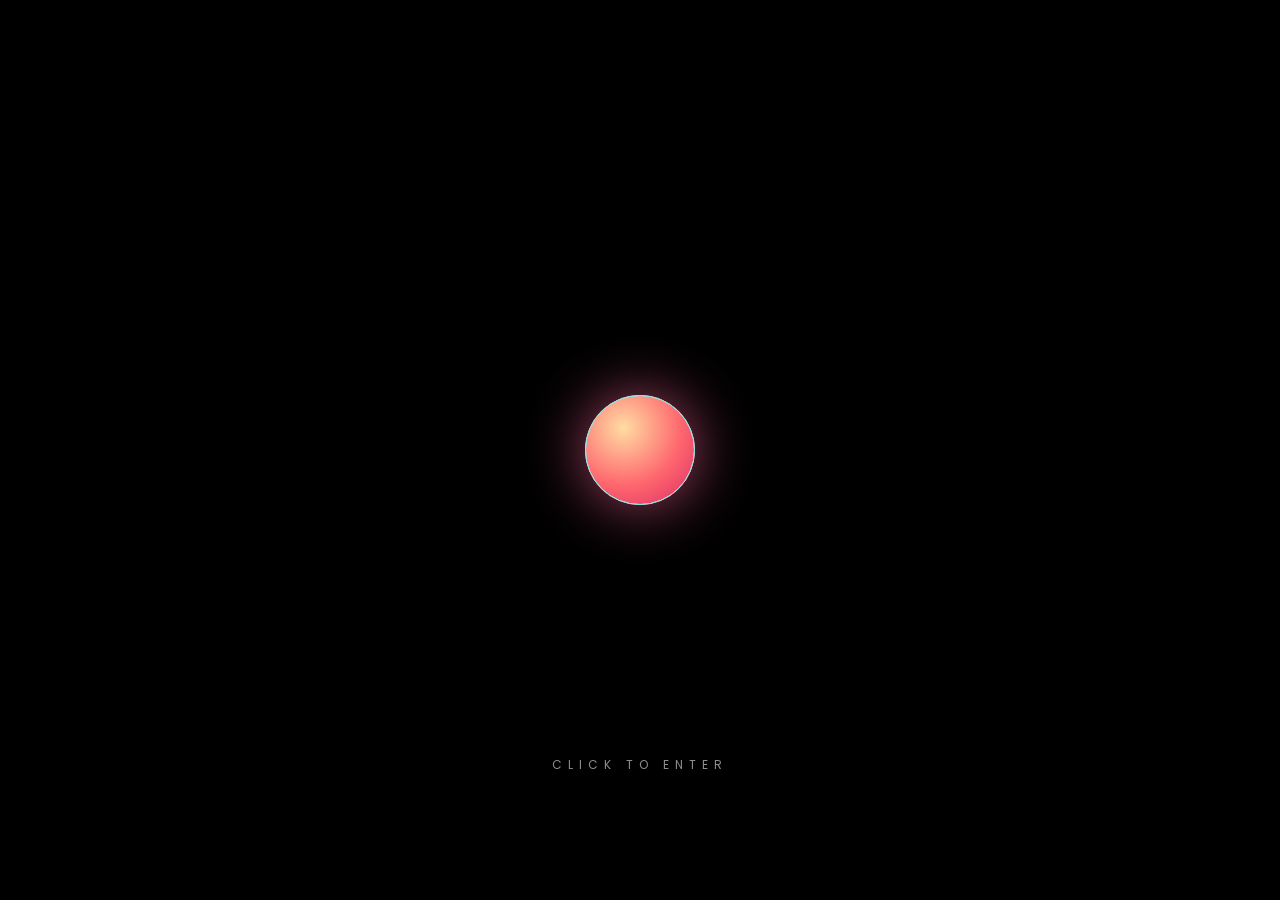
<file: lujain-site/index.html>
<!DOCTYPE html>
<html lang="en">
<head>
  <meta charset="UTF-8">
  <meta name="viewport" content="width=device-width, initial-scale=1.0">
  <title>Home | Lujain Naqaweh</title>
  <link href="https://fonts.googleapis.com/css2?family=Poppins:wght@400;500;600;700&display=swap" rel="stylesheet">
  <link rel="stylesheet" href="style.css">
</head>
<body>

  <!-- PITCH BLACK START SCREEN: click the middle to open -->
  <div id="gate">
    <button id="orb" aria-label="Enter"></button>
    <div id="gate-text">click to enter</div>
  </div>

  <canvas id="bg"></canvas>

  <header class="toolbar">
    <a class="brand" href="index.html">
      <!-- Logo: save your crab image as logo.png in this folder -->
      <div class="logo-slot">LOGO<img src="logo.png" alt="Logo" data-try="logo.png,image.png,Image.png,logo.jpg,image.jpg,logo.jpeg,image.jpeg,logo.webp,image.webp,logo.svg"></div>
      <span class="brand-name">Lujain Naqaweh</span>
    </a>
    <ul class="nav">
      <li><a class="active" href="index.html">Home</a></li>
      <li><a href="about.html">About</a></li>
      <li><a href="work.html">My Work</a></li>
      <li><a href="contact.html">Contact</a></li>
    </ul>
  </header>

  <main>
    <section class="hero">
      <span class="tag">WELCOME</span>
      <h1>Hi, I'm <span>Lujain</span>.</h1>
      <p>A short introduction goes here. Say who you are, what you love making, and what people can find on this site.</p>
      <div class="btn-row">
        <a class="btn solid" href="about.html">About Me</a>
        <a class="btn" href="work.html">See My Work</a>
      </div>
    </section>
  </main>

  <script src="main.js"></script>
</body>
</html>
</file>
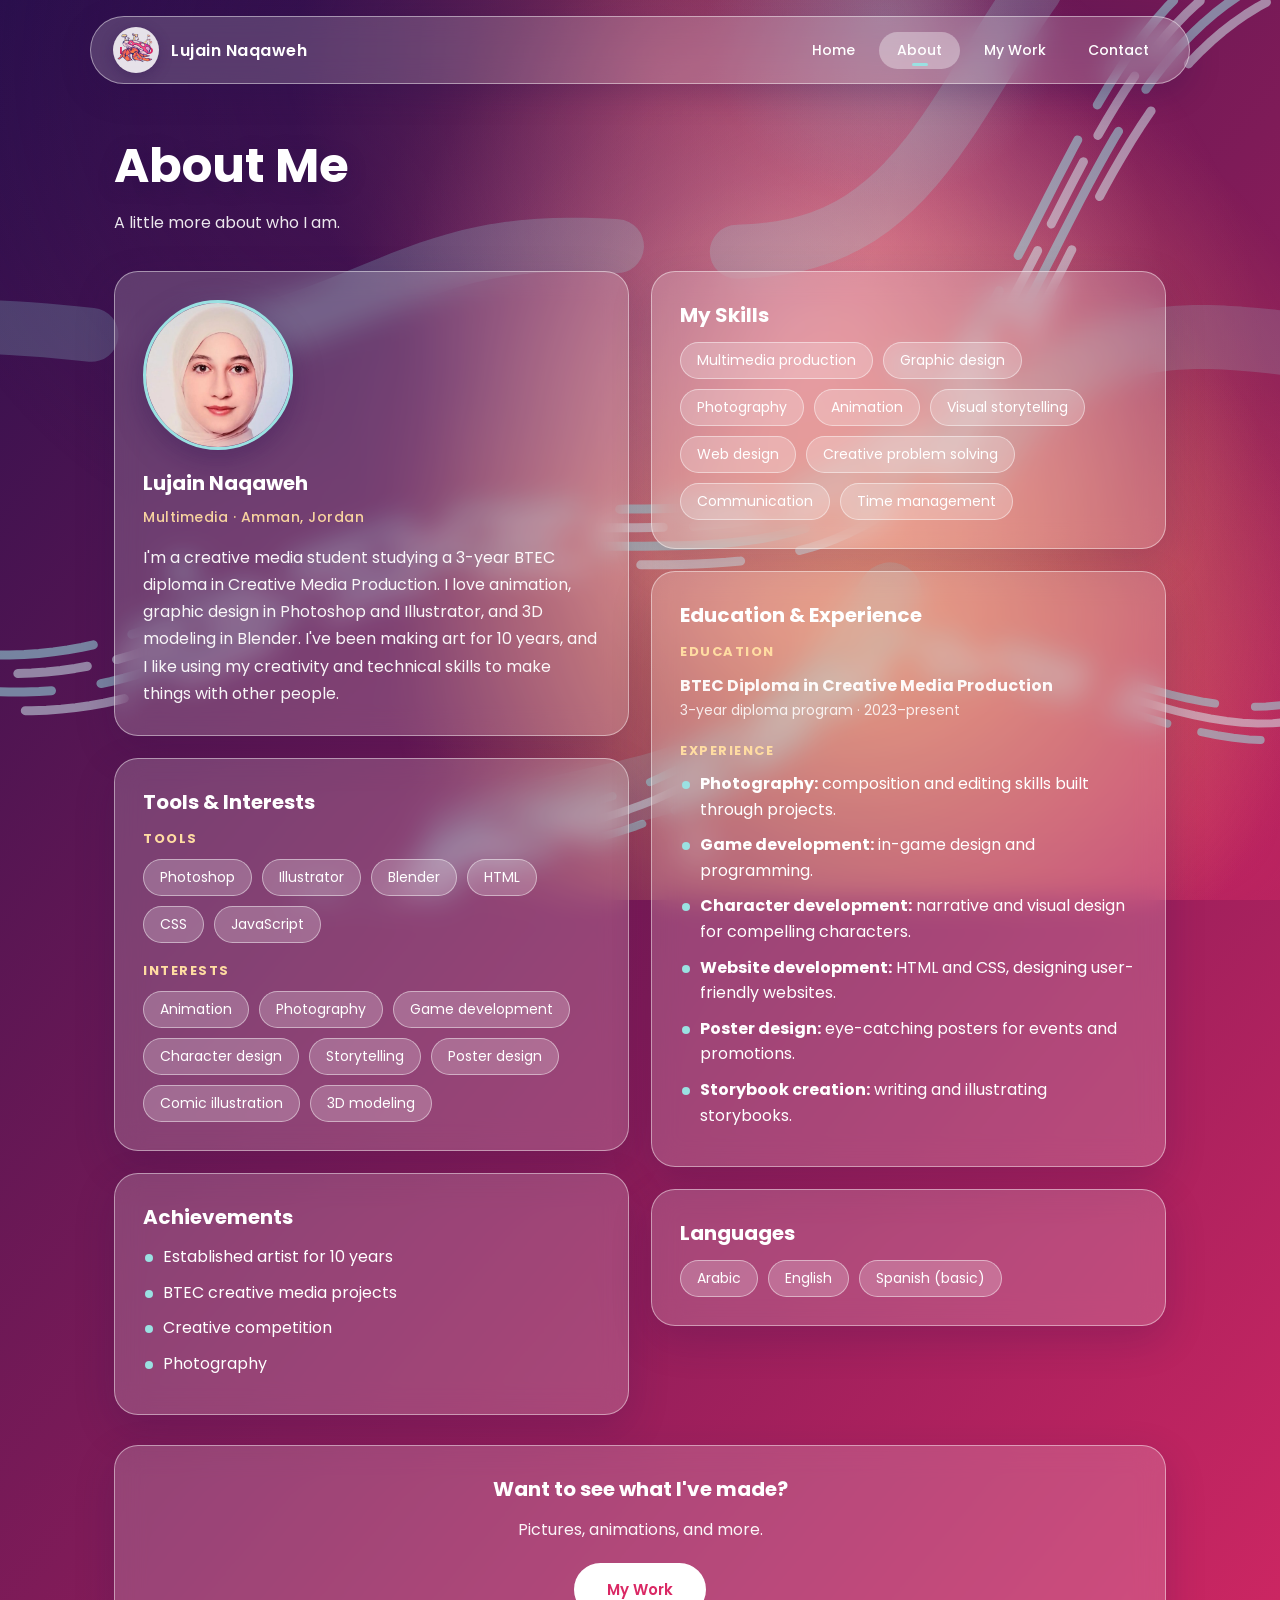
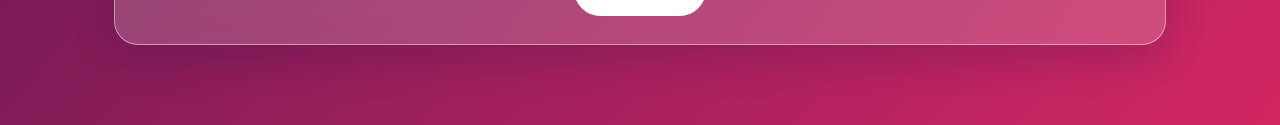
<file: lujain-site/about.html>
<!DOCTYPE html>
<html lang="en">
<head>
  <meta charset="UTF-8">
  <meta name="viewport" content="width=device-width, initial-scale=1.0">
  <title>About | Lujain Naqaweh</title>
  <link href="https://fonts.googleapis.com/css2?family=Poppins:wght@400;500;600;700&display=swap" rel="stylesheet">
  <link rel="stylesheet" href="style.css">
  <style>
    
    
    .cols { display: grid; grid-template-columns: repeat(auto-fit, minmax(300px, 1fr)); gap: 22px; align-items: start; }
    .col { display: flex; flex-direction: column; gap: 22px; }
    .col .card + .card { margin-top: 0; }
    .me-photo {
      width: 150px; height: 150px; border-radius: 50%;
      object-fit: cover; display: block; margin-bottom: 18px;
      border: 3px solid var(--morning-glory);
      box-shadow: 0 10px 30px rgba(42, 15, 77, 0.35);
    }
    .role { color: var(--brulee); font-weight: 500; font-size: 14px; letter-spacing: .5px; margin: -4px 0 14px; }
    .card h4 { font-size: 13px; letter-spacing: 1.5px; text-transform: uppercase; color: var(--brulee); margin: 18px 0 10px; }
    .card h4:first-of-type { margin-top: 0; }
    .card ul.dots { list-style: none; }
    .card ul.dots li { position: relative; padding-left: 20px; margin-bottom: 10px; line-height: 1.6; }
    .card ul.dots li::before {
      content: ""; position: absolute; left: 2px; top: 10px; width: 8px; height: 8px;
      border-radius: 50%; background: var(--morning-glory);
    }
    .card .when { opacity: .85; font-size: 14px; }
  </style>
</head>
<body class="opened">
  <canvas id="bg"></canvas>

  <header class="toolbar">
    <a class="brand" href="index.html">
      <div class="logo-slot">LOGO<img src="logo.png" alt="Logo" data-try="logo.png,image.png,Image.png,logo.jpg,image.jpg,logo.jpeg,image.jpeg,logo.webp,image.webp,logo.svg"></div>
      <span class="brand-name">Lujain Naqaweh</span>
    </a>
    <ul class="nav">
      <li><a href="index.html">Home</a></li>
      <li><a class="active" href="about.html">About</a></li>
      <li><a href="work.html">My Work</a></li>
      <li><a href="contact.html">Contact</a></li>
    </ul>
  </header>

  <main>
    <h2 class="title">About Me</h2>
    <p class="sub">A little more about who I am.</p>

    <div class="cols">
      <div class="col">
        <div class="card reveal">
          <img class="me-photo" alt="Lujain Naqaweh" src="[data-uri]">
          <h3>Lujain Naqaweh</h3>
          <p class="role">Multimedia &middot; Amman, Jordan</p>
          <p>I'm a creative media student studying a 3-year BTEC diploma in Creative Media Production. I love animation, graphic design in Photoshop and Illustrator, and 3D modeling in Blender. I've been making art for 10 years, and I like using my creativity and technical skills to make things with other people.</p>
        </div>
        <div class="card reveal">
          <h3>Tools &amp; Interests</h3>
          <h4>Tools</h4>
          <div class="chips">
            <span>Photoshop</span><span>Illustrator</span><span>Blender</span><span>HTML</span><span>CSS</span><span>JavaScript</span>
          </div>
          <h4>Interests</h4>
          <div class="chips">
            <span>Animation</span><span>Photography</span><span>Game development</span><span>Character design</span><span>Storytelling</span><span>Poster design</span><span>Comic illustration</span><span>3D modeling</span>
          </div>
        </div>
        <div class="card reveal">
          <h3>Achievements</h3>
          <ul class="dots">
            <li>Established artist for 10 years</li>
            <li>BTEC creative media projects</li>
            <li>Creative competition</li>
            <li>Photography</li>
          </ul>
        </div>
      </div>
      <div class="col">
        <div class="card reveal">
          <h3>My Skills</h3>
          <div class="chips">
            <span>Multimedia production</span>
            <span>Graphic design</span>
            <span>Photography</span>
            <span>Animation</span>
            <span>Visual storytelling</span>
            <span>Web design</span>
            <span>Creative problem solving</span>
            <span>Communication</span>
            <span>Time management</span>
          </div>
        </div>
        <div class="card reveal">
          <h3>Education &amp; Experience</h3>
          <h4>Education</h4>
          <p><strong>BTEC Diploma in Creative Media Production</strong></p>
          <p class="when">3-year diploma program &middot; 2023&ndash;present</p>
          <h4>Experience</h4>
          <ul class="dots">
            <li><strong>Photography:</strong> composition and editing skills built through projects.</li>
            <li><strong>Game development:</strong> in-game design and programming.</li>
            <li><strong>Character development:</strong> narrative and visual design for compelling characters.</li>
            <li><strong>Website development:</strong> HTML and CSS, designing user-friendly websites.</li>
            <li><strong>Poster design:</strong> eye-catching posters for events and promotions.</li>
            <li><strong>Storybook creation:</strong> writing and illustrating storybooks.</li>
          </ul>
        </div>
        <div class="card reveal">
          <h3>Languages</h3>
          <div class="chips">
            <span>Arabic</span><span>English</span><span>Spanish (basic)</span>
          </div>
        </div>
      </div>
    </div>

    <div class="card reveal" style="text-align:center; margin-top:30px;">
      <h3>Want to see what I've made?</h3>
      <p style="margin-bottom:20px;">Pictures, animations, and more.</p>
      <a class="btn solid" href="work.html">My Work</a>
    </div>
  </main>

  <script src="main.js"></script>
</body>
</html>
</file>
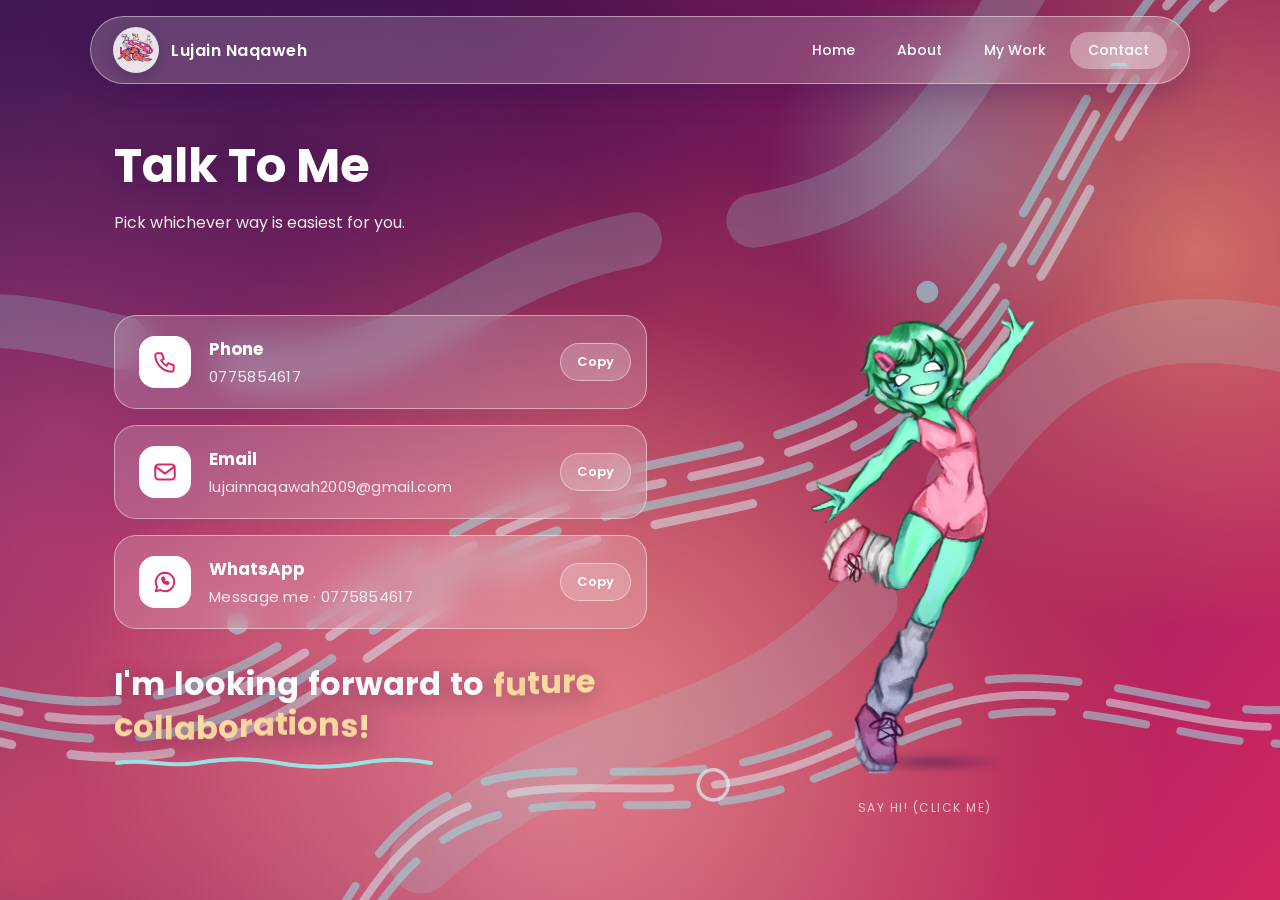
<file: lujain-site/contact.html>
<!DOCTYPE html>
<html lang="en">
<head>
  <meta charset="UTF-8">
  <meta name="viewport" content="width=device-width, initial-scale=1.0">
  <title>Contact | Lujain Naqaweh</title>
  <link href="https://fonts.googleapis.com/css2?family=Poppins:wght@400;500;600;700&display=swap" rel="stylesheet">
  <link rel="stylesheet" href="style.css">
  <style>
    .contact-wrap { display: grid; grid-template-columns: minmax(0, 1.05fr) minmax(0, 0.95fr); gap: 36px; align-items: center; }
    .contact-info { min-width: 0; }
    .contact-list { display: flex; flex-direction: column; gap: 16px; }

    .c-item { position: relative; }
    .c-item .link-card { padding-right: 104px; }
    .c-item .link-card strong { font-size: 17px; }
    .c-item .link-card small { font-size: 15px; letter-spacing: .3px; word-break: break-all; }
    .c-item .ic svg { width: 26px; height: 26px; fill: none; stroke: var(--cerise); stroke-width: 1.8; stroke-linecap: round; stroke-linejoin: round; }
    .c-item .link-card:hover .ic { transform: rotate(-8deg) scale(1.08); }
    .c-item .ic { transition: transform .3s cubic-bezier(.3, 1.6, .5, 1); }
    .copy {
      position: absolute; right: 16px; top: 50%; transform: translateY(-50%);
      padding: 8px 16px; border-radius: 999px; cursor: pointer;
      border: 1px solid var(--glass-border); background: rgba(255,255,255,.2); color: #fff;
      font: 600 13px "Poppins", sans-serif; backdrop-filter: blur(8px); -webkit-backdrop-filter: blur(8px);
      transition: background .25s, color .25s, transform .25s;
    }
    .copy:hover { background: #fff; color: var(--cerise); transform: translateY(-50%) scale(1.06); }
    .copy.done { background: var(--morning-glory); color: #2a0f4d; border-color: transparent; }

    .collab { margin-top: 34px; font-size: clamp(22px, 3.1vw, 32px); font-weight: 700; line-height: 1.3; text-shadow: 0 4px 22px rgba(42,15,77,.35); }
    .collab .ch { display: inline-block; opacity: 0; transform: translateY(18px) scale(.6); will-change: transform, opacity; }
    .collab .ch.sp { width: .28em; }
    .collab .w { display: inline-block; white-space: nowrap; }
    .collab .hl { color: var(--brulee); }
    .collab-line { display: block; width: min(320px, 70%); height: 10px; margin-top: 10px; overflow: visible; }
    .collab-line path { fill: none; stroke: var(--morning-glory); stroke-width: 4; stroke-linecap: round; stroke-dasharray: 340; stroke-dashoffset: 340; }

    .stage { position: relative; justify-self: center; height: min(62vh, 540px); aspect-ratio: 672 / 1123; cursor: pointer; -webkit-tap-highlight-color: transparent; }
    .stage canvas, .stage .char-fallback { position: absolute; inset: 0; width: 100%; height: 100%; display: block; }
    .floor {
      position: absolute; width: 46%; height: 3.2%; left: 30%; top: 89.5%;
      background: radial-gradient(ellipse at center, rgba(42,15,77,.5), rgba(42,15,77,0) 70%);
      filter: blur(3px); pointer-events: none; transform-origin: 50% 50%;
    }
    .char-fallback { object-fit: contain; animation: fbSway 3.4s ease-in-out infinite; transform-origin: 30% 95%; }
    @keyframes fbSway { 0%,100% { transform: rotate(-2deg); } 50% { transform: rotate(2deg); } }
    .hint { position: absolute; left: 50%; bottom: -6px; transform: translateX(-50%); font-size: 12px; letter-spacing: 1.5px; text-transform: uppercase; opacity: .7; white-space: nowrap; pointer-events: none; transition: opacity .6s; }

   
    #toast {
      position: fixed; left: 50%; bottom: 36px; z-index: 120; padding: 12px 22px; border-radius: 999px;
      background: var(--glass-strong); border: 1px solid var(--glass-border); backdrop-filter: blur(14px); -webkit-backdrop-filter: blur(14px);
      font-weight: 600; pointer-events: none; opacity: 0; transform: translate(-50%, 24px) scale(.9);
    }

    @media (max-width: 860px) {
      .contact-wrap { grid-template-columns: 1fr; gap: 10px; }
      .stage { order: -1; height: min(50vh, 420px); }
      .collab { margin-top: 26px; }
    }
  </style>
</head>
<body class="opened">
  <canvas id="bg"></canvas>

  <header class="toolbar">
    <a class="brand" href="index.html">
      <div class="logo-slot">LOGO<img src="logo.png" alt="Logo" data-try="logo.png,image.png,Image.png,logo.jpg,image.jpg,logo.jpeg,image.jpeg,logo.webp,image.webp,logo.svg"></div>
      <span class="brand-name">Lujain Naqaweh</span>
    </a>
    <ul class="nav">
      <li><a href="index.html">Home</a></li>
      <li><a href="about.html">About</a></li>
      <li><a href="work.html">My Work</a></li>
      <li><a class="active" href="contact.html">Contact</a></li>
    </ul>
  </header>

  <main>
    <h2 class="title">Talk To Me</h2>
    <p class="sub">Pick whichever way is easiest for you.</p>

    <div class="contact-wrap">
      <div class="contact-info">
        <div class="contact-list">

          <div class="c-item reveal">
            <a class="link-card" href="tel:+962775854617">
              <div class="ic">
                <svg viewBox="0 0 24 24"><path d="M5 4h4l2 5-2.5 1.5a11 11 0 0 0 5 5L15 13l5 2v4a2 2 0 0 1-2 2A16 16 0 0 1 3 6a2 2 0 0 1 2-2z"/></svg>
              </div>
              <div><strong>Phone</strong><small>0775854617</small></div>
            </a>
            <button class="copy" type="button" data-copy="0775854617" data-msg="Number copied!" aria-label="Copy phone number">Copy</button>
          </div>

          <div class="c-item reveal">
            <a class="link-card" href="mailto:lujainnaqawah2009@gmail.com">
              <div class="ic">
                <svg viewBox="0 0 24 24"><rect x="3" y="5" width="18" height="14" rx="3"/><path d="M4 7.5l8 6 8-6"/></svg>
              </div>
              <div><strong>Email</strong><small>lujainnaqawah2009@gmail.com</small></div>
            </a>
            <button class="copy" type="button" data-copy="lujainnaqawah2009@gmail.com" data-msg="Email copied!" aria-label="Copy email address">Copy</button>
          </div>

          <div class="c-item reveal">
            <a class="link-card" href="https://wa.me/962775854617" target="_blank" rel="noopener">
              <div class="ic">
                <svg viewBox="0 0 24 24"><path d="M12 3.5a8.5 8.5 0 0 0-7.3 12.8L3.5 20.5l4.3-1.1A8.5 8.5 0 1 0 12 3.5z"/><path d="M9.2 8.6c.3 2.9 2.4 5 5.3 5.3l1-1.3-2-1-.8.8a4 4 0 0 1-1.9-1.9l.8-.8-1-2z"/></svg>
              </div>
              <div><strong>WhatsApp</strong><small>Message me &middot; 0775854617</small></div>
            </a>
            <button class="copy" type="button" data-copy="0775854617" data-msg="Number copied!" aria-label="Copy WhatsApp number">Copy</button>
          </div>

        </div>

        <p class="collab" id="collab" aria-label="I'm looking forward to future collaborations!">I'm looking forward to <span class="hl">future collaborations!</span></p>
        <svg class="collab-line" viewBox="0 0 320 10" preserveAspectRatio="none" aria-hidden="true"><path id="collabLine" d="M3 6 C 30 1, 55 11, 83 6 S 138 1, 165 6 S 220 11, 247 6 S 296 2, 317 6"/></svg>
      </div>

      <div class="stage" id="stage" title="Click me!">
        <canvas id="char" role="img" aria-label="Animated drawing of Lujain's character waving hello"></canvas>
        <div class="floor" id="floor"></div>
        <div class="hint" id="hint">Say hi! (click me)</div>
      </div>
    </div>
  </main>

  <div id="toast">Copied!</div>

  <script src="main.js"></script>
  <script>
  
  document.addEventListener("click", (e) => {
    const a = e.target.closest && e.target.closest('a[href^="tel:"], a[href^="mailto:"]');
    if (a) e.stopImmediatePropagation();
  }, true);


  (function () {
    const toast = document.getElementById("toast");
    let toastAnim = null;
    function showToast(msg) {
      toast.textContent = msg;
      if (toastAnim) toastAnim.cancel();
      toastAnim = toast.animate([
        { opacity: 0, transform: "translate(-50%, 24px) scale(.9)" },
        { opacity: 1, transform: "translate(-50%, 0) scale(1.06)", offset: .35 },
        { opacity: 1, transform: "translate(-50%, 0) scale(1)", offset: .5 },
        { opacity: 1, transform: "translate(-50%, 0) scale(1)", offset: .85 },
        { opacity: 0, transform: "translate(-50%, -12px) scale(.96)" }
      ], { duration: 1700, easing: "ease-out", fill: "forwards" });
    }
    async function copyText(t) {
      try { await navigator.clipboard.writeText(t); return true; } catch (e) {}
      try {                                           // older browsers / local files
        const ta = document.createElement("textarea"); ta.value = t; ta.style.position = "fixed"; ta.style.opacity = "0";
        document.body.appendChild(ta); ta.select(); const ok = document.execCommand("copy"); ta.remove(); return ok;
      } catch (e) { return false; }
    }
    document.querySelectorAll(".copy").forEach((btn) => btn.addEventListener("click", async () => {
      const ok = await copyText(btn.dataset.copy);
      showToast(ok ? btn.dataset.msg : "Couldn't copy, sorry!");
      if (ok) { btn.classList.add("done"); btn.textContent = "Copied"; setTimeout(() => { btn.classList.remove("done"); btn.textContent = "Copy"; }, 1500); }
      window.dispatchEvent(new CustomEvent("char-happy"));
    }));
  })();

 
  (function () {
    const el = document.getElementById("collab");
    const line = document.getElementById("collabLine");
    const reduce = window.matchMedia("(prefers-reduced-motion: reduce)").matches;
    function split(node) {
      [...node.childNodes].forEach((n) => {
        if (n.nodeType === 3) {
          const frag = document.createDocumentFragment();
          n.textContent.split(/(\s+)/).forEach((word) => {
            if (!word) return;
            if (/^\s+$/.test(word)) { const s = document.createElement("span"); s.className = "ch sp"; s.textContent = "\u00A0"; frag.appendChild(s); return; }
            const w = document.createElement("span"); w.className = "w";
            [...word].forEach((c) => { const s = document.createElement("span"); s.className = "ch"; s.textContent = c; w.appendChild(s); });
            frag.appendChild(w);
          });
          n.replaceWith(frag);
        } else if (n.nodeType === 1) split(n);
      });
    }
    split(el);
    const chars = [...el.querySelectorAll(".ch")];
    const easeOutBack = (x) => { const c1 = 1.70158, c3 = c1 + 1; return 1 + c3 * Math.pow(x - 1, 3) + c1 * Math.pow(x - 1, 2); };
    function play() {
      const t0 = performance.now(), DELAY = 38, DUR = 520;
      (function step(now) {
        const t = now - t0; let done = true;
        chars.forEach((c, i) => {
          const p = Math.min(1, Math.max(0, (t - i * DELAY) / DUR));
          if (p < 1) done = false;
          const e = easeOutBack(p);
          c.style.opacity = Math.min(1, p * 3);
          c.style.transform = `translateY(${(1 - e) * 18}px) scale(${.6 + .4 * e})`;
        });
        const lp = Math.min(1, Math.max(0, (t - chars.length * DELAY * 0.6) / 900));
        line.style.strokeDashoffset = 340 * (1 - (1 - Math.pow(1 - lp, 3)));
        if (!done || lp < 1) requestAnimationFrame(step);
        else startWiggle();
      })(t0);
    }
  
    function startWiggle() {
      if (reduce) return;
      const hl = [...el.querySelectorAll(".hl .ch")];
      (function loop(now) {
        const t = now / 1000;
        hl.forEach((c, i) => { c.style.transform = `translateY(${Math.sin(t * 2.4 + i * 0.5) * 2.6}px)`; });
        requestAnimationFrame(loop);
      })(performance.now());
    }
    if (reduce) { chars.forEach((c) => { c.style.opacity = 1; c.style.transform = "none"; }); line.style.strokeDashoffset = 0; return; }
    setTimeout(play, 900);
  })();

 
  (function () {
    const IMG_SRC = "[data-uri]";
    const IW = 512, IH = 963, PAD = 80;           
    const TW = IW + PAD * 2, TH = IH + PAD * 2;
    const CELL = 12;                               
    const D = Math.PI / 180;

    const stage = document.getElementById("stage");
    const canvas = document.getElementById("char");
    const floor = document.getElementById("floor");
    const hint = document.getElementById("hint");
    const reduce = window.matchMedia("(prefers-reduced-motion: reduce)").matches;

    function useFallback() {                     
      canvas.remove();
      const im = new Image(); im.src = IMG_SRC; im.alt = ""; im.className = "char-fallback";
      im.style.objectPosition = "center"; stage.prepend(im);
    }

    const gl = canvas.getContext("webgl2", { premultipliedAlpha: true, alpha: true, antialias: true })
            || canvas.getContext("webgl", { premultipliedAlpha: true, alpha: true, antialias: true });
    if (!gl) { useFallback(); return; }
    const isGL2 = typeof WebGL2RenderingContext !== "undefined" && gl instanceof WebGL2RenderingContext;

  
    const J = {
      feet: [160, 945],
      hip:  [315, 445],
      neck: [250, 220],
      shR: [335, 228], elR: [395, 150], wrR: [458, 82],      
      shL: [218, 258], elL: [150, 308],                      
      hipU: [305, 455], knU: [205, 555]                     
    };
   
    const BONES = [
      { name: "body",  parent: -1, pivot: J.hip  },  
      { name: "head",  parent: 0,  pivot: J.neck },  
      { name: "armRU", parent: 0,  pivot: J.shR  },  
      { name: "armRF", parent: 2,  pivot: J.elR  },   
      { name: "armRH", parent: 3,  pivot: J.wrR  },  
      { name: "armLU", parent: 0,  pivot: J.shL  },   
      { name: "armLF", parent: 5,  pivot: J.elL  },   
      { name: "legU",  parent: 0,  pivot: J.hipU },  
      { name: "legS",  parent: 7,  pivot: J.knU  }   
    ];
    const NB = BONES.length;
   
    const CHAINS = [
      { pts: [[335, 228], [395, 150], [458, 82], [500, 22]], rIn: 38, rOut: 66, ramp: 70, bones: [2, 3, 4] },
      { pts: [[218, 258], [150, 308], [95, 342], [8, 388]],  rIn: 34, rOut: 60, ramp: 70, bones: [5, 6, 6] },
      { pts: [[305, 455], [205, 555], [150, 520], [55, 503]], rIn: 40, rOut: 68, ramp: 90, bones: [7, 8, 8] }
    ];
    const smooth = (a, b, x) => { const t = Math.min(1, Math.max(0, (x - a) / (b - a))); return t * t * (3 - 2 * t); };
    CHAINS.forEach((c) => {
      c.len = []; c.cum = [0];
      for (let k = 0; k < c.pts.length - 1; k++) {
        const l = Math.hypot(c.pts[k + 1][0] - c.pts[k][0], c.pts[k + 1][1] - c.pts[k][1]);
        c.len.push(l); c.cum.push(c.cum[k] + l);
      }
    });

    function vertexWeights(x, y) {
      const w = new Float32Array(NB);
     
      CHAINS.forEach((c) => {
        let best = 1e9, bs = 0;
        for (let k = 0; k < c.len.length; k++) {
          const ax = c.pts[k][0], ay = c.pts[k][1];
          const bx = c.pts[k + 1][0] - ax, by = c.pts[k + 1][1] - ay;
          const u = Math.min(1, Math.max(0, ((x - ax) * bx + (y - ay) * by) / (bx * bx + by * by)));
          const d = Math.hypot(x - (ax + bx * u), y - (ay + by * u));
          if (d < best) { best = d; bs = c.cum[k] + u * c.len[k]; }
        }
        const infl = (1 - smooth(c.rIn, c.rOut, best)) * smooth(0, c.ramp, bs);
        if (infl <= 0) return;
        const j1 = c.cum[1], j2 = c.cum[2], bw = 20;
        const s1 = smooth(j1 - bw, j1 + bw, bs), s2 = smooth(j2 - bw, j2 + bw, bs);
        w[c.bones[0]] += infl * (1 - s1);
        w[c.bones[1]] += infl * s1 * (1 - s2);
        w[c.bones[2]] += infl * s2;
      });
      
      const hx = (x - 235) / 140, hy = (y - 120) / 135;
      const hr = Math.hypot(hx, hy);
      w[1] += (1 - smooth(0.9, 1.25, hr)) * (1 - smooth(205, 250, y));
      
      let sum = 0; for (let i = 1; i < NB; i++) sum += w[i];
      if (sum > 1) { for (let i = 1; i < NB; i++) w[i] /= sum; sum = 1; }
      w[0] = 1 - sum;
      return w;
    }

    
    const COLS = Math.ceil(IW / CELL), ROWS = Math.ceil(IH / CELL);
    const NV = (COLS + 1) * (ROWS + 1);
    const rest = new Float32Array(NV * 2), uvs = new Float32Array(NV * 2), W = new Float32Array(NV * NB);
    for (let j = 0, v = 0; j <= ROWS; j++) for (let i = 0; i <= COLS; i++, v++) {
      const x = Math.min(IW, i * CELL), y = Math.min(IH, j * CELL);
      rest[v * 2] = x; rest[v * 2 + 1] = y; uvs[v * 2] = x / IW; uvs[v * 2 + 1] = y / IH;
      W.set(vertexWeights(x, y), v * NB);
    }
    const pos = new Float32Array(NV * 2);
    let indexCount = 0, texReady = false, glReady = false;
    let ibuf, pbuf, tex, prog, locView, aPos, aUV;

    
    const mul = (m, n) => [
      m[0] * n[0] + m[2] * n[1], m[1] * n[0] + m[3] * n[1],
      m[0] * n[2] + m[2] * n[3], m[1] * n[2] + m[3] * n[3],
      m[0] * n[4] + m[2] * n[5] + m[4], m[1] * n[4] + m[3] * n[5] + m[5]];
    const rotAbout = (ang, p) => {
      const c = Math.cos(ang), s = Math.sin(ang);
      return [c, s, -s, c, p[0] - (c * p[0] - s * p[1]), p[1] - (s * p[0] + c * p[1])];
    };

    
    const clamp01 = (x) => Math.min(1, Math.max(0, x));
    const easeInOutCubic = (x) => x < .5 ? 4 * x * x * x : 1 - Math.pow(-2 * x + 2, 3) / 2;
    const easeOutQuad = (x) => 1 - (1 - x) * (1 - x);
    const easeInQuad = (x) => x * x;

    
    let waveStart = -99, jump = null, headCur = 0, headTarget = 0, mouse = null, lastHop = -9;
    const WAVE_DUR = 3.1;
    function startWave(t) { waveStart = t; }
    function startJump(t, H, big) { jump = { t0: t, H, big }; }

    function pose(t) {
      const sw = Math.sin(t * 1.05);
      const a = new Array(NB).fill(0);
      let root = 1.6 * D * sw;                     
      a[0] = -1.1 * D * Math.sin(t * 1.05 - 0.6); 
      a[1] = 3.2 * D * Math.sin(t * 1.05 - 1.3) + headCur;   
      a[2] = 2.5 * D * Math.sin(t * 1.3 + 0.4);
      a[3] = 6 * D * Math.sin(t * 1.3 + 1.0);
      a[4] = 9 * D * Math.sin(t * 1.3 + 1.6);
      a[5] = 4 * D * Math.sin(t * 1.05 + 1.8);
      a[6] = 7 * D * Math.sin(t * 1.05 + 2.4);
      a[7] = 3.5 * D * Math.sin(t * 1.05 + 2.8);
      a[8] = 6 * D * Math.sin(t * 1.05 + 3.4);

      // the wave
      const wt = t - waveStart;
      if (wt >= 0 && wt < WAVE_DUR) {
        const p = wt / WAVE_DUR;
        const e = easeInOutCubic(clamp01(p / 0.16)) * (1 - easeInOutCubic(clamp01((p - 0.84) / 0.16)));
        const ph = wt * Math.PI * 2 * 2.7;
        a[2] += e * -9 * D + e * 5 * D * Math.sin(ph);          
        a[3] += e * 24 * D * Math.sin(ph - 0.5);                
        a[4] += e * 20 * D * Math.sin(ph - 1.1);                
        a[1] += e * -5 * D * Math.sin(ph * 0.5);                 
        a[5] += e * 6 * D;                                       
        root += e * 1.2 * D * Math.sin(ph * 0.5 + 1);
      }

     
      let dy = 0, sx = 1, sy = 1, air = 0;
      if (jump) {
        const jt = t - jump.t0, H = jump.H;
        if (jt < 0.14)      { const p = easeInOutCubic(jt / 0.14); sy = 1 - 0.07 * p; }                
        else if (jt < 0.50) { const p = (jt - 0.14) / 0.36; dy = -H * easeOutQuad(p); sy = 0.93 + 0.12 * easeOutQuad(p); air = p; }
        else if (jt < 0.80) { const p = (jt - 0.50) / 0.30; dy = -H * (1 - easeInQuad(p)); sy = 1.05 - 0.05 * p; air = 1 - p; }
        else if (jt < 1.45) { const r = jt - 0.80; sy = 1 - 0.075 * Math.exp(-6 * r) * Math.cos(17 * r); } 
        else jump = null;
        sx = 1 / sy;
        if (jump && jump.big) {
          a[2] += air * -14 * D; a[3] += air * 10 * D * Math.sin(jt * 30);
          a[5] += air * -16 * D; a[6] += air * -10 * D * Math.sin(jt * 30 + 1);
          a[7] += air * 8 * D;  a[8] += air * 18 * D;
          a[1] += air * -4 * D;
        }
      }

     
      const rootM = mul([1, 0, 0, 1, 0, J.feet[1] * 0], [1, 0, 0, 1, 0, 0]);
      let R = rotAbout(root, J.feet);
     
      const S = [sx, 0, 0, sy, J.feet[0] - sx * J.feet[0], J.feet[1] - sy * J.feet[1] + dy];
      R = mul(S, R);
      const Wm = new Array(NB);
      for (let i = 0; i < NB; i++) {
        const L = rotAbout(a[i], BONES[i].pivot);
        Wm[i] = BONES[i].parent < 0 ? mul(R, L) : mul(Wm[BONES[i].parent], L);
      }
      return { Wm, dy, sy };
    }

    function skin(Wm) {
      for (let v = 0; v < NV; v++) {
        const x = rest[v * 2], y = rest[v * 2 + 1];
        let px = 0, py = 0;
        for (let b = 0; b < NB; b++) {
          const w = W[v * NB + b]; if (w < 0.0005) continue;
          const m = Wm[b];
          px += w * (m[0] * x + m[2] * y + m[4]);
          py += w * (m[1] * x + m[3] * y + m[5]);
        }
        pos[v * 2] = px + PAD; pos[v * 2 + 1] = py + PAD;
      }
    }

    
    const VS = "attribute vec2 aPos; attribute vec2 aUV; uniform vec2 uView; varying vec2 vUV;" +
               "void main(){ vUV = aUV; gl_Position = vec4(aPos.x / uView.x * 2.0 - 1.0, 1.0 - aPos.y / uView.y * 2.0, 0.0, 1.0); }";
    const FS = "precision mediump float; varying vec2 vUV; uniform sampler2D uTex;" +
               "void main(){ gl_FragColor = texture2D(uTex, vUV); }";
    function shader(type, src) { const s = gl.createShader(type); gl.shaderSource(s, src); gl.compileShader(s); return s; }

    function setup(img) {
      
      const c2 = document.createElement("canvas"); c2.width = IW; c2.height = IH;
      const x2 = c2.getContext("2d"); x2.drawImage(img, 0, 0);
      const data = x2.getImageData(0, 0, IW, IH).data;
      const has = new Uint8Array(COLS * ROWS);
      for (let j = 0; j < ROWS; j++) for (let i = 0; i < COLS; i++) {
        let hit = 0;
        for (let y = j * CELL; y < Math.min(IH, (j + 1) * CELL) && !hit; y += 3)
          for (let x = i * CELL; x < Math.min(IW, (i + 1) * CELL); x += 3)
            if (data[(y * IW + x) * 4 + 3] > 6) { hit = 1; break; }
        has[j * COLS + i] = hit;
      }
      const idx = [];
      for (let j = 0; j < ROWS; j++) for (let i = 0; i < COLS; i++) {
        let on = false;
        for (let dj = -1; dj <= 1 && !on; dj++) for (let di = -1; di <= 1; di++) {
          const jj = j + dj, ii = i + di;
          if (jj >= 0 && ii >= 0 && jj < ROWS && ii < COLS && has[jj * COLS + ii]) { on = true; break; }
        }
        if (!on) continue;
        const a = j * (COLS + 1) + i, b = a + 1, c = a + COLS + 1, d = c + 1;
        idx.push(a, b, c, b, d, c);
      }
      indexCount = idx.length;
      prog = gl.createProgram();
      gl.attachShader(prog, shader(gl.VERTEX_SHADER, VS)); gl.attachShader(prog, shader(gl.FRAGMENT_SHADER, FS));
      gl.linkProgram(prog); gl.useProgram(prog);
      aPos = gl.getAttribLocation(prog, "aPos"); aUV = gl.getAttribLocation(prog, "aUV");
      locView = gl.getUniformLocation(prog, "uView");
      pbuf = gl.createBuffer(); gl.bindBuffer(gl.ARRAY_BUFFER, pbuf); gl.bufferData(gl.ARRAY_BUFFER, pos.byteLength, gl.DYNAMIC_DRAW);
      const ubuf = gl.createBuffer(); gl.bindBuffer(gl.ARRAY_BUFFER, ubuf); gl.bufferData(gl.ARRAY_BUFFER, uvs, gl.STATIC_DRAW);
      gl.enableVertexAttribArray(aUV); gl.vertexAttribPointer(aUV, 2, gl.FLOAT, false, 0, 0);
      ibuf = gl.createBuffer(); gl.bindBuffer(gl.ELEMENT_ARRAY_BUFFER, ibuf);
      gl.bufferData(gl.ELEMENT_ARRAY_BUFFER, new Uint16Array(idx), gl.STATIC_DRAW);
      tex = gl.createTexture(); gl.bindTexture(gl.TEXTURE_2D, tex);
      gl.pixelStorei(gl.UNPACK_PREMULTIPLY_ALPHA_WEBGL, true);
      gl.texImage2D(gl.TEXTURE_2D, 0, gl.RGBA, gl.RGBA, gl.UNSIGNED_BYTE, img);
      gl.texParameteri(gl.TEXTURE_2D, gl.TEXTURE_WRAP_S, gl.CLAMP_TO_EDGE);
      gl.texParameteri(gl.TEXTURE_2D, gl.TEXTURE_WRAP_T, gl.CLAMP_TO_EDGE);
      gl.texParameteri(gl.TEXTURE_2D, gl.TEXTURE_MAG_FILTER, gl.LINEAR);
      if (isGL2) { gl.generateMipmap(gl.TEXTURE_2D); gl.texParameteri(gl.TEXTURE_2D, gl.TEXTURE_MIN_FILTER, gl.LINEAR_MIPMAP_LINEAR); }
      else gl.texParameteri(gl.TEXTURE_2D, gl.TEXTURE_MIN_FILTER, gl.LINEAR);
      gl.enable(gl.BLEND); gl.blendFunc(gl.ONE, gl.ONE_MINUS_SRC_ALPHA);
      glReady = true;
    }

    function fit() {
      const dpr = Math.min(window.devicePixelRatio || 1, 2);
      const w = Math.max(10, Math.round(stage.clientWidth * dpr)), h = Math.max(10, Math.round(stage.clientHeight * dpr));
      if (canvas.width !== w || canvas.height !== h) { canvas.width = w; canvas.height = h; }
      gl.viewport(0, 0, w, h);
    }

    function render(t) {
      if (!glReady) return;
      const P = pose(t);
      skin(P.Wm);
      gl.clearColor(0, 0, 0, 0); gl.clear(gl.COLOR_BUFFER_BIT);
      gl.useProgram(prog);
      gl.uniform2f(locView, TW, TH);
      gl.bindBuffer(gl.ARRAY_BUFFER, pbuf); gl.bufferSubData(gl.ARRAY_BUFFER, 0, pos);
      gl.enableVertexAttribArray(aPos); gl.vertexAttribPointer(aPos, 2, gl.FLOAT, false, 0, 0);
      const ubuf = null; void ubuf;
      gl.drawElements(gl.TRIANGLES, indexCount, gl.UNSIGNED_SHORT, 0);
      
      const lift = Math.max(0, -P.dy);
      floor.style.transform = `scale(${1 - lift / 190}, ${1 - lift / 230})`;
      floor.style.opacity = String(1 - lift / 120);
    }

    
    let t0 = performance.now(), running = true;
    const now = () => (performance.now() - t0) / 1000;

    window.addEventListener("mousemove", (e) => { mouse = [e.clientX, e.clientY]; });
    window.addEventListener("touchmove", (e) => { const t = e.touches[0]; if (t) mouse = [t.clientX, t.clientY]; }, { passive: true });
    stage.addEventListener("click", () => { startJump(now(), 46, true); hint.style.opacity = 0; });
   
    function hop() { const t = now(); if (t - lastHop < 1.4 || jump) return; lastHop = t; startJump(t, 16, false); }
    document.querySelectorAll(".c-item").forEach((c) => c.addEventListener("mouseenter", hop));
    window.addEventListener("char-happy", () => { jump = null; startJump(now(), 28, true); });

    let prev = 0, nextWave = 1.2;
    function frame() {
      if (!running) return;
      const t = now(), dt = Math.min(0.05, t - prev); prev = t;
     
      if (mouse) {
        const r = stage.getBoundingClientRect();
        const cx = r.left + r.width * 0.45;
        headTarget = Math.max(-1, Math.min(1, (mouse[0] - cx) / (window.innerWidth * 0.5))) * 10 * D;
      }
      headCur += (headTarget - headCur) * (1 - Math.exp(-dt * 7));
      
      if (t > nextWave && !jump) { startJump(t, 14, false); nextWave = t + 5 + Math.random() * 3; }
      render(t);
      requestAnimationFrame(frame);
    }
    document.addEventListener("visibilitychange", () => { if (!document.hidden && running) { prev = now(); } });

   
    canvas._render = (t, over) => {
      if (over) { if (over.wave != null) waveStart = over.wave; if (over.head != null) headCur = over.head; if ("jump" in over) jump = over.jump; }
      render(t);
    };

    const img = new Image();
    img.onload = () => {
      setup(img); fit();
      window.addEventListener("resize", fit);
      if (reduce) { render(0); return; }
      t0 = performance.now(); frame();
      setTimeout(() => { hint.style.opacity = 0; }, 9000);
    };
    img.onerror = useFallback;
    img.src = IMG_SRC;
  })();
  </script>
</body>
</html>
</file>
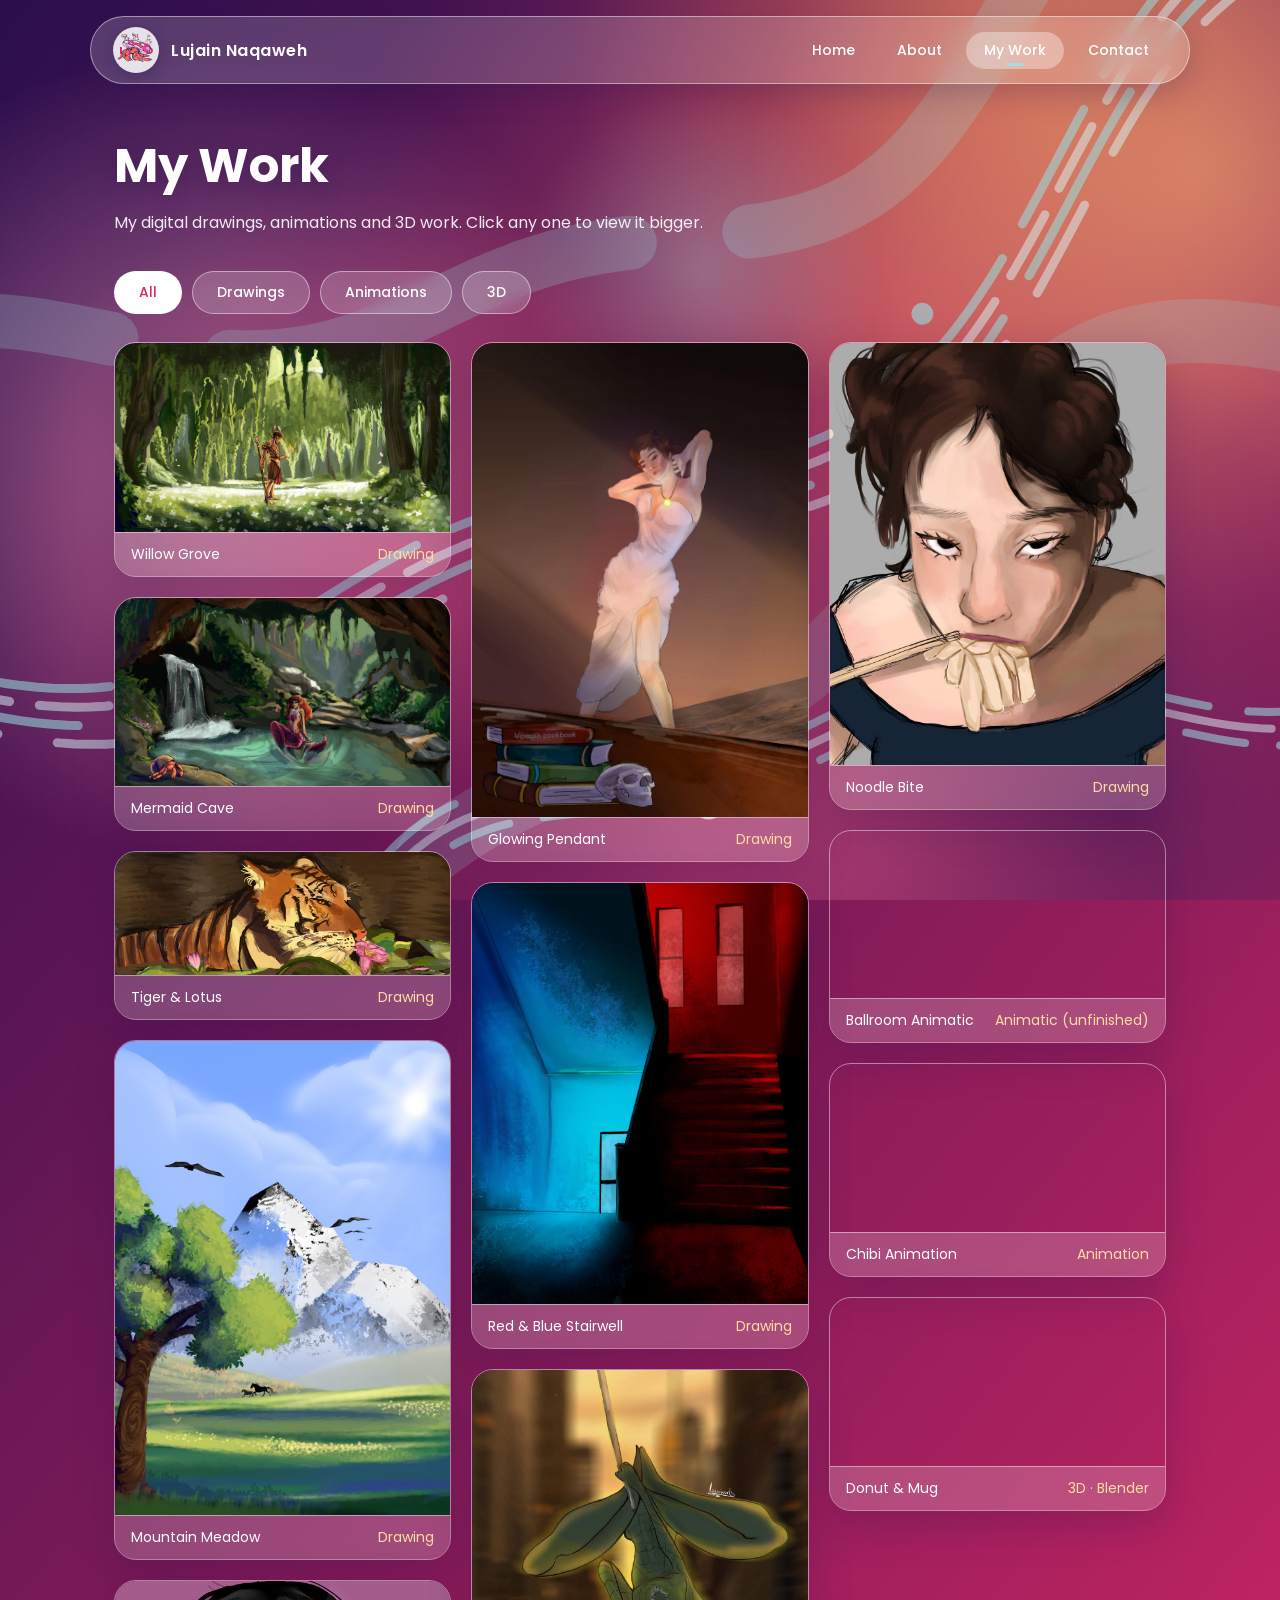
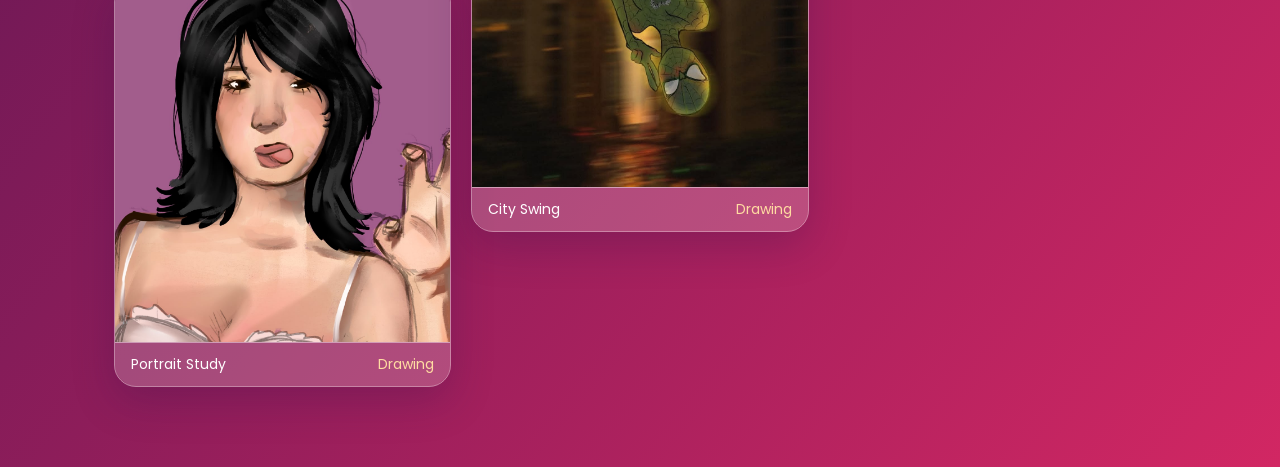
<file: lujain-site/work.html>
<!DOCTYPE html>
<html lang="en">
<head>
  <meta charset="UTF-8">
  <meta name="viewport" content="width=device-width, initial-scale=1.0">
  <title>My Work | Lujain Naqaweh</title>
  <link href="https://fonts.googleapis.com/css2?family=Poppins:wght@400;500;600;700&display=swap" rel="stylesheet">
  <link rel="stylesheet" href="style.css">
  <style>
   
    .gallery { display: block; column-width: 270px; column-gap: 20px; }
    .work { display: block; aspect-ratio: auto; margin: 0 0 20px; break-inside: avoid; }
    .work img, .work video { width: 100%; height: auto; display: block; }
    
    .work .label { position: static; margin: 0; border-radius: 0; padding: 11px 16px; font-size: 14px;
                   background: rgba(255, 255, 255, 0.2); backdrop-filter: none; -webkit-backdrop-filter: none;
                   border-top: 1px solid var(--glass-border); }
   
    #lightbox .box { width: auto; aspect-ratio: auto; max-width: 94vw; max-height: 88vh; display: block; }
    #lightbox .box > * { position: static; inset: auto; width: auto; height: auto; max-width: 94vw; max-height: 88vh; display: block; object-fit: contain; }
    #lightbox .box > video { height: min(80vh, 640px); background: #000; }
  </style>
</head>
<body class="opened">
  <canvas id="bg"></canvas>

  <header class="toolbar">
    <a class="brand" href="index.html">
      <div class="logo-slot">LOGO<img src="logo.png" alt="Logo" data-try="logo.png,image.png,Image.png,logo.jpg,image.jpg,logo.jpeg,image.jpeg,logo.webp,image.webp,logo.svg"></div>
      <span class="brand-name">Lujain Naqaweh</span>
    </a>
    <ul class="nav">
      <li><a href="index.html">Home</a></li>
      <li><a href="about.html">About</a></li>
      <li><a class="active" href="work.html">My Work</a></li>
      <li><a href="contact.html">Contact</a></li>
    </ul>
  </header>

  <main>
    <h2 class="title">My Work</h2>
    <p class="sub">My digital drawings, animations and 3D work. Click any one to view it bigger.</p>

    <div class="filters">
      <button class="on" data-filter="all">All</button>
      <button data-filter="drawing">Drawings</button>
      <button data-filter="animation">Animations</button>
      <button data-filter="3d">3D</button>
    </div>

    <div class="gallery">
      <div class="work" data-type="drawing">
        <img src="media/game.png">
        <div class="label"><span>Willow Grove</span><em>Drawing</em></div>
      </div>
      <div class="work" data-type="drawing">
         <img src="media/mermaidcave.png">
        <div class="label"><span>Mermaid Cave</span><em>Drawing</em></div>
      </div>
      <div class="work" data-type="drawing">
        <img src="media/tiger.jpg">
        <div class="label"><span>Tiger & Lotus</span><em>Drawing</em></div>
      </div>
      <div class="work" data-type="drawing">
       <img src="media/mountain.jpg">
        <div class="label"><span>Mountain Meadow</span><em>Drawing</em></div>
      </div>
      <div class="work" data-type="drawing">
         <img src="media/portrait.jpg">
        <div class="label"><span>Portrait Study</span><em>Drawing</em></div>
      </div>
      <div class="work" data-type="drawing">
       <img src="media/pendant.jpg">
        <div class="label"><span>Glowing Pendant</span><em>Drawing</em></div>
      </div>
      <div class="work" data-type="drawing">
      <img src="media/redblue.jpg">
        <div class="label"><span>Red & Blue Stairwell</span><em>Drawing</em></div>
      </div>
      <div class="work" data-type="drawing">
      <img src="media/cityswing.jpg">
        <div class="label"><span>City Swing</span><em>Drawing</em></div>
      </div>
      <div class="work" data-type="drawing">
         <img src="media/noodles.jpg">
        <div class="label"><span>Noodle Bite</span><em>Drawing</em></div>
      </div>
      <div class="work" data-type="animation">
  <video src="media/Animatic.mp4" muted playsinline preload="metadata"></video>
  <div class="label"><span>Ballroom Animatic</span><em>Animatic (unfinished)</em></div>
</div>
<div class="work" data-type="animation">
  <video src="media/chibi.mp4" muted playsinline preload="metadata"></video>
  <div class="label"><span>Chibi Animation</span><em>Animation</em></div>
</div>
<div class="work" data-type="3d">
  <video src="media/3d.mp4" muted playsinline preload="metadata"></video>
  <div class="label"><span>Donut &amp; Mug</span><em>3D &middot; Blender</em></div>
</div>
    </div>
  </main>

  <div id="lightbox">
    <button class="close" aria-label="Close">&#10005;</button>
    <div class="box"></div>
  </div>

  <script src="main.js"></script>
</body>
</html>
</file>
<file: lujain-site/style.css>
:root {
  --cerise: #DA2864;
  --froly: #EC6091;
  --wewak: #F2A7BE;
  --morning-glory: #9AE1E2; 
  --bittersweet: #FE676E;
  --coral: #FD8F52;
  --macaroni: #FFBD71;
  --brulee: #FFDCA2;
  --deep: #2a0f4d; 
  --glass: rgba(255, 255, 255, 0.18);
  --glass-strong: rgba(255, 255, 255, 0.28);
  --glass-border: rgba(255, 255, 255, 0.45);
}

* { margin: 0; padding: 0; box-sizing: border-box; }
html { scroll-behavior: smooth; }

body {
  font-family: "Poppins", "Segoe UI", system-ui, sans-serif;
  color: #fff;
  min-height: 100vh;
  background: linear-gradient(130deg, var(--deep), var(--cerise) 35%, var(--bittersweet) 62%, var(--coral) 82%, var(--macaroni));
  background-size: 300% 300%;
  animation: gradientShift 28s ease-in-out infinite;
  overflow-x: hidden;
  opacity: 1;
  transition: opacity 0.45s ease;
}
body.leaving { opacity: 0; }

@keyframes gradientShift {
  0%, 100% { background-position: 0% 50%; }
  50% { background-position: 100% 50%; }
}

#bg {
  position: fixed;
  inset: 0;
  width: 100%;
  height: 100%;
  z-index: -1;
}

.toolbar {
  position: fixed;
  top: 16px;
  left: 50%;
  transform: translateX(-50%);
  width: min(1100px, calc(100% - 32px));
  display: flex;
  align-items: center;
  justify-content: space-between;
  padding: 10px 22px;
  background: var(--glass);
  border: 1px solid var(--glass-border);
  border-radius: 999px;
  backdrop-filter: blur(14px);
  -webkit-backdrop-filter: blur(14px);
  box-shadow: 0 10px 30px rgba(42, 15, 77, 0.25);
  z-index: 50;
}

.brand { display: flex; align-items: center; gap: 12px; text-decoration: none; color: #fff; }
.logo-slot {
  position: relative;
  width: 46px; height: 46px;
  border-radius: 50%;
  background: rgba(255, 255, 255, 0.85);
  display: grid; place-items: center;
  color: var(--cerise);
  font-weight: 700; font-size: 11px;
  overflow: hidden;
  flex: none;
  box-shadow: 0 4px 14px rgba(42, 15, 77, 0.3);
  transition: transform 0.3s;
}
.brand:hover .logo-slot { transform: rotate(-6deg) scale(1.08); }

.logo-slot img {
  position: absolute; inset: 0;
  width: 100%; height: 100%;
  object-fit: cover;
  transform: scale(1.68) translateY(1%);
}
.brand-name { font-weight: 600; letter-spacing: 0.5px; }

.nav { display: flex; gap: 6px; list-style: none; }
.nav a {
  display: block;
  padding: 8px 18px;
  border-radius: 999px;
  color: #fff;
  text-decoration: none;
  font-size: 14px;
  font-weight: 500;
  position: relative;
  transition: background 0.25s;
}
.nav a:hover { background: rgba(255, 255, 255, 0.22); }
.nav a.active { background: rgba(255, 255, 255, 0.35); }
.nav a.active::after {  
  content: "";
  position: absolute;
  left: 50%; bottom: 3px;
  width: 16px; height: 3px;
  border-radius: 3px;
  transform: translateX(-50%);
  background: var(--morning-glory);
}

main { padding: 130px 24px 80px; max-width: 1100px; margin: 0 auto; }

.hero {
  min-height: calc(100vh - 210px);
  display: flex; flex-direction: column; justify-content: center;
}
.hero h1 {
  font-size: clamp(44px, 8vw, 96px);
  line-height: 1.02;
  font-weight: 700;
  text-shadow: 0 6px 30px rgba(42, 15, 77, 0.35);
}
.hero h1 span { color: var(--brulee); }
.hero p { max-width: 520px; margin: 22px 0 32px; font-size: 18px; line-height: 1.7; text-shadow: 0 2px 12px rgba(42,15,77,.35); }
.tag {
  display: inline-block; width: fit-content;
  padding: 6px 16px; margin-bottom: 18px;
  border-radius: 999px; font-size: 13px; letter-spacing: 1px;
  background: var(--glass); border: 1px solid var(--morning-glory);
  color: var(--morning-glory);
  backdrop-filter: blur(8px);
}

h2.title { font-size: clamp(30px, 5vw, 48px); margin-bottom: 8px; text-shadow: 0 4px 20px rgba(42,15,77,.3); }
.sub { opacity: 0.9; margin-bottom: 36px; }

.btn {
  display: inline-block;
  padding: 14px 32px;
  border-radius: 999px;
  border: 1.5px solid rgba(255, 255, 255, 0.85);
  background: rgba(255, 255, 255, 0.15);
  color: #fff;
  font: 600 15px "Poppins", "Segoe UI", sans-serif;
  text-decoration: none;
  cursor: pointer;
  backdrop-filter: blur(8px);
  transition: transform 0.25s, background 0.25s, color 0.25s;
}
.btn:hover { transform: translateY(-3px); background: #fff; color: var(--cerise); }
.btn.solid { background: #fff; color: var(--cerise); }
.btn.solid:hover { background: var(--brulee); }
.btn-row { display: flex; gap: 14px; flex-wrap: wrap; }

.grid { display: grid; gap: 22px; grid-template-columns: repeat(auto-fit, minmax(280px, 1fr)); }
.card {
  background: var(--glass);
  border: 1px solid var(--glass-border);
  border-radius: 24px;
  padding: 28px;
  backdrop-filter: blur(14px);
  -webkit-backdrop-filter: blur(14px);
  box-shadow: 0 14px 40px rgba(42, 15, 77, 0.2);
  transition: transform 0.3s;
}
.card:hover { transform: translateY(-5px); }
.card h3 { margin-bottom: 12px; font-size: 20px; }
.card p { line-height: 1.7; opacity: 0.95; }
.card + .card, .grid + .grid { margin-top: 22px; }

.avatar {
  width: 120px; height: 120px; border-radius: 50%;
  background: rgba(255,255,255,.35) center/cover;
  border: 3px solid var(--morning-glory);
  display: grid; place-items: center; font-size: 12px; margin-bottom: 18px;
}

.skill { margin-bottom: 16px; }
.skill-top { display: flex; justify-content: space-between; font-size: 14px; margin-bottom: 6px; }
.bar { height: 8px; background: rgba(255, 255, 255, 0.25); border-radius: 8px; overflow: hidden; }
.bar i {
  display: block; height: 100%; width: 0;
  border-radius: 8px;
  background: linear-gradient(90deg, var(--brulee), var(--morning-glory));
  transition: width 1.4s cubic-bezier(.2, .8, .2, 1);
}
.chips { display: flex; flex-wrap: wrap; gap: 10px; }
.chips span {
  padding: 7px 16px; border-radius: 999px; font-size: 14px;
  background: rgba(255,255,255,.22); border: 1px solid var(--glass-border);
}

.reveal { opacity: 0; transform: translateY(30px); transition: opacity 0.8s, transform 0.8s; }
.reveal.in { opacity: 1; transform: none; }

.filters { display: flex; gap: 10px; margin-bottom: 28px; flex-wrap: wrap; }
.filters button {
  padding: 10px 24px; border-radius: 999px; cursor: pointer;
  border: 1px solid var(--glass-border); background: var(--glass); color: #fff;
  font: 500 14px "Poppins", sans-serif; backdrop-filter: blur(8px);
  transition: background .25s;
}
.filters button.on { background: #fff; color: var(--cerise); }

.gallery { display: grid; gap: 20px; grid-template-columns: repeat(auto-fill, minmax(250px, 1fr)); }
.work {
  position: relative; aspect-ratio: 4 / 3; border-radius: 22px; overflow: hidden; cursor: pointer;
  border: 1px solid var(--glass-border);
  box-shadow: 0 14px 40px rgba(42, 15, 77, 0.25);
  transition: transform .3s;
}
.work:hover { transform: scale(1.03); }
.work.hide { display: none; }
.work .thumb { position: absolute; inset: 0; background-size: cover; background-position: center; }
.work img, .work video { width: 100%; height: 100%; object-fit: cover; display: block; }
.work .label {
  position: absolute; left: 12px; bottom: 12px; right: 12px;
  padding: 8px 14px; border-radius: 14px; font-size: 13px;
  background: var(--glass-strong); backdrop-filter: blur(10px); -webkit-backdrop-filter: blur(10px);
  display: flex; justify-content: space-between;
}
.work .label em { font-style: normal; color: var(--brulee); }

.p1 { background: linear-gradient(135deg, var(--cerise), var(--coral)); }
.p2 { background: linear-gradient(135deg, var(--wewak), var(--froly)); }
.p3 { background: linear-gradient(135deg, var(--deep), var(--froly)); }
.p4 { background: linear-gradient(135deg, var(--macaroni), var(--bittersweet)); }
.anim { background-size: 300% 300%; animation: gradientShift 6s ease-in-out infinite; }
.a1 { background: linear-gradient(120deg, var(--cerise), var(--macaroni), var(--morning-glory), var(--cerise)); background-size: 300% 300%; }
.a2 { background: linear-gradient(120deg, var(--deep), var(--froly), var(--brulee), var(--deep)); background-size: 300% 300%; }
.orbit { position: absolute; inset: 0; display: grid; place-items: center; }
.orbit b { width: 70px; height: 70px; border-radius: 50%; background: rgba(255,255,255,.8); animation: bob 3s ease-in-out infinite; }
@keyframes bob { 0%,100% { transform: translateY(-18px) scale(1);} 50% { transform: translateY(18px) scale(1.2);} }

#lightbox {
  position: fixed; inset: 0; z-index: 90; display: none;
  place-items: center; padding: 30px;
  background: rgba(42, 15, 77, 0.65); backdrop-filter: blur(10px);
}
#lightbox.open { display: grid; }
#lightbox .box {
  width: min(900px, 100%); aspect-ratio: 16 / 10; border-radius: 26px; overflow: hidden; position: relative;
  border: 1px solid var(--glass-border);
}
#lightbox .box > * { position: absolute; inset: 0; width: 100%; height: 100%; }
#lightbox .close {
  position: absolute; top: 22px; right: 28px; z-index: 2; width: 44px; height: 44px; border-radius: 50%;
  border: 1px solid var(--glass-border); background: var(--glass-strong); color: #fff; font-size: 20px; cursor: pointer;
}

.link-card {
  display: flex; align-items: center; gap: 18px;
  text-decoration: none; color: #fff;
  background: var(--glass); border: 1px solid var(--glass-border);
  border-radius: 22px; padding: 20px 24px;
  backdrop-filter: blur(14px); -webkit-backdrop-filter: blur(14px);
  transition: transform .3s, background .3s;
}
.link-card:hover { transform: translateY(-5px); background: var(--glass-strong); }
.link-card .ic {
  width: 52px; height: 52px; border-radius: 16px; display: grid; place-items: center;
  font-weight: 700; color: var(--cerise); background: #fff; flex: none;
}
.link-card small { display: block; opacity: .85; margin-top: 3px; }
.link-card .go { margin-left: auto; color: var(--morning-glory); font-size: 20px; }

#gate {
  position: fixed; inset: 0; z-index: 200;
  background: #000;
  display: grid; place-items: center;
}
#gate.done { display: none; }
#orb {
  position: relative;
  width: 110px; height: 110px; border-radius: 50%;
  border: none; cursor: pointer;
  background: radial-gradient(circle at 35% 30%, var(--brulee), var(--bittersweet) 55%, var(--cerise));
  box-shadow: 0 0 60px rgba(236, 96, 145, .7);
  animation: breathe 2.8s ease-in-out infinite;
}
#orb::before, #orb::after {
  content: ""; position: absolute; inset: 0; border-radius: 50%;
  border: 1.5px solid var(--morning-glory);
  animation: ring 2.8s ease-out infinite;
}
#orb::after { animation-delay: 1.4s; }
@keyframes breathe { 0%,100% { transform: scale(1);} 50% { transform: scale(1.12);} }
@keyframes ring { from { transform: scale(1); opacity: .8;} to { transform: scale(3.2); opacity: 0;} }
#gate-text {
  position: absolute; bottom: 14%; left: 0; right: 0; text-align: center;
  color: rgba(255,255,255,.55); letter-spacing: 6px; font-size: 12px; text-transform: uppercase;
  animation: breathe 2.8s ease-in-out infinite;
}

body.gated .toolbar, body.gated .hero > * { opacity: 0; transform: translateY(24px); }
.toolbar, .hero > * { transition: opacity .9s ease, transform .9s ease; }
body.opened .hero > *:nth-child(1) { transition-delay: .15s; }
body.opened .hero > *:nth-child(2) { transition-delay: .3s; }
body.opened .hero > *:nth-child(3) { transition-delay: .45s; }
body.opened .hero > *:nth-child(4) { transition-delay: .6s; }

@media (max-width: 720px) {
  .toolbar { border-radius: 26px; flex-direction: column; gap: 8px; padding: 12px; }
  .nav a { padding: 6px 12px; font-size: 13px; }
  main { padding-top: 170px; }
}
@media (prefers-reduced-motion: reduce) {
  body, .anim, #orb { animation: none; }
}

.crab-walker {
  position: fixed;
  bottom: 22px;
  left: 100%;                      
  width: clamp(110px, 15vw, 200px);
  z-index: 5;                       
  pointer-events: none;
}
.crab-walker img { display: block; width: 100%; height: auto; user-select: none; }
.crab-bob { transform-origin: 50% 100%; }
.crab-walker.walking .crab-bob { animation: crabStep 0.42s ease-in-out infinite; }
.crab-shadow {
  width: 80%; height: 14px; margin: -8px auto 0;
  border-radius: 50%;
  background: rgba(42, 15, 77, 0.35);
  filter: blur(5px);
}
@keyframes crabStep {
  0%, 100% { transform: translateY(0) rotate(-3deg); }
  25%      { transform: translateY(-8px) rotate(0deg); }
  50%      { transform: translateY(0) rotate(3deg); }
  75%      { transform: translateY(-8px) rotate(0deg); }
}
</file>
